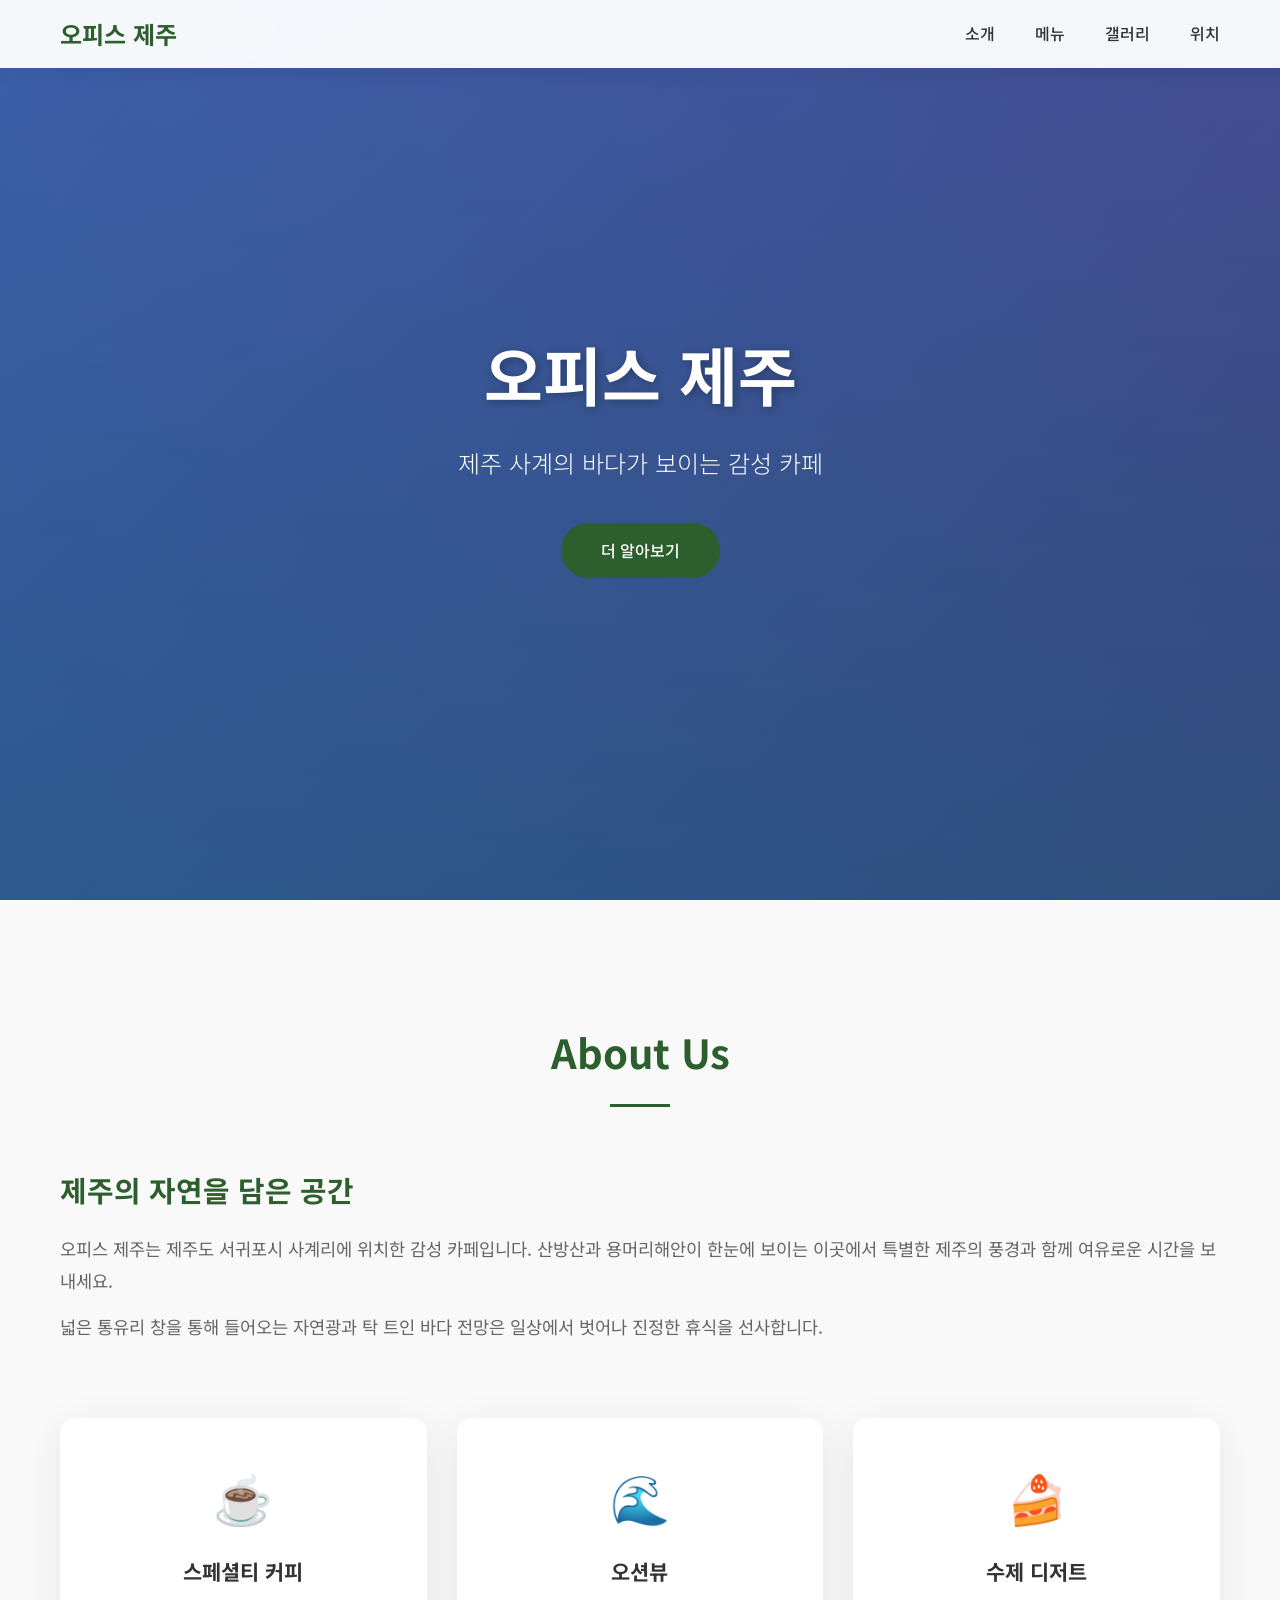
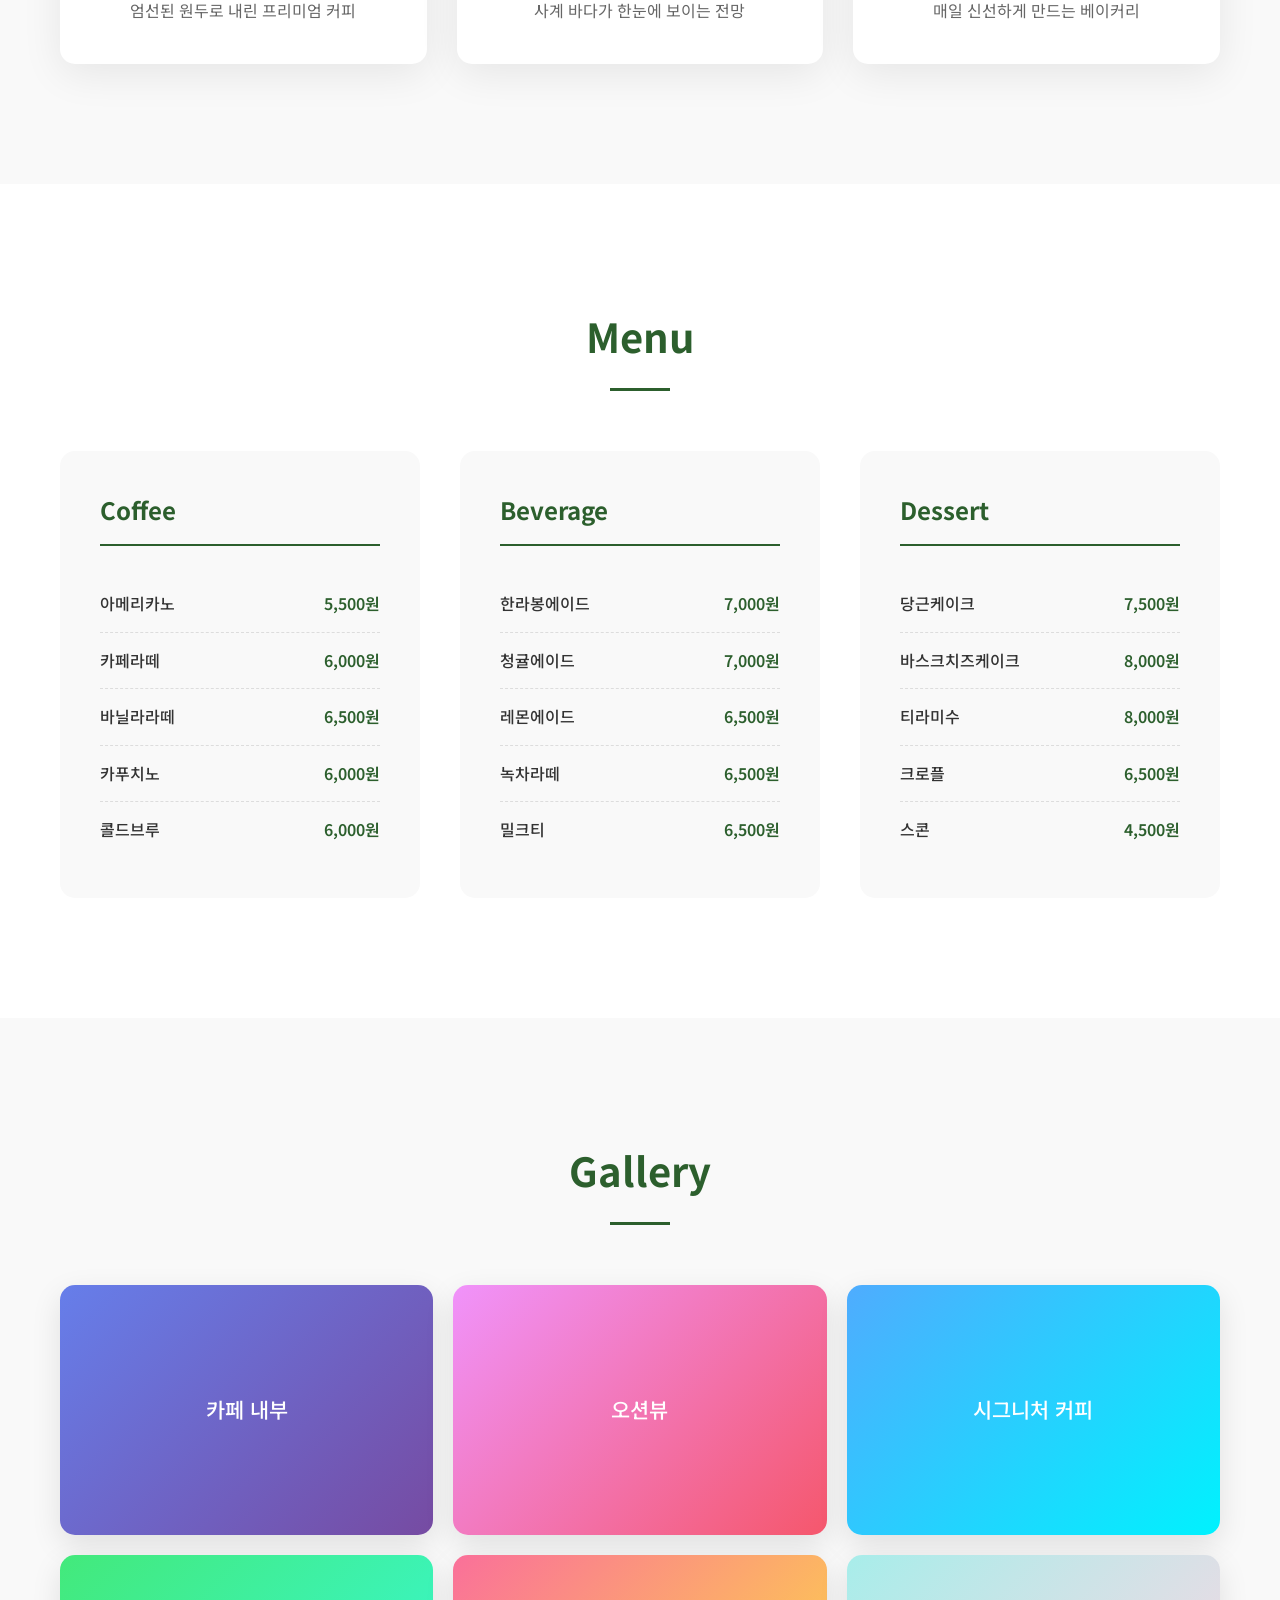
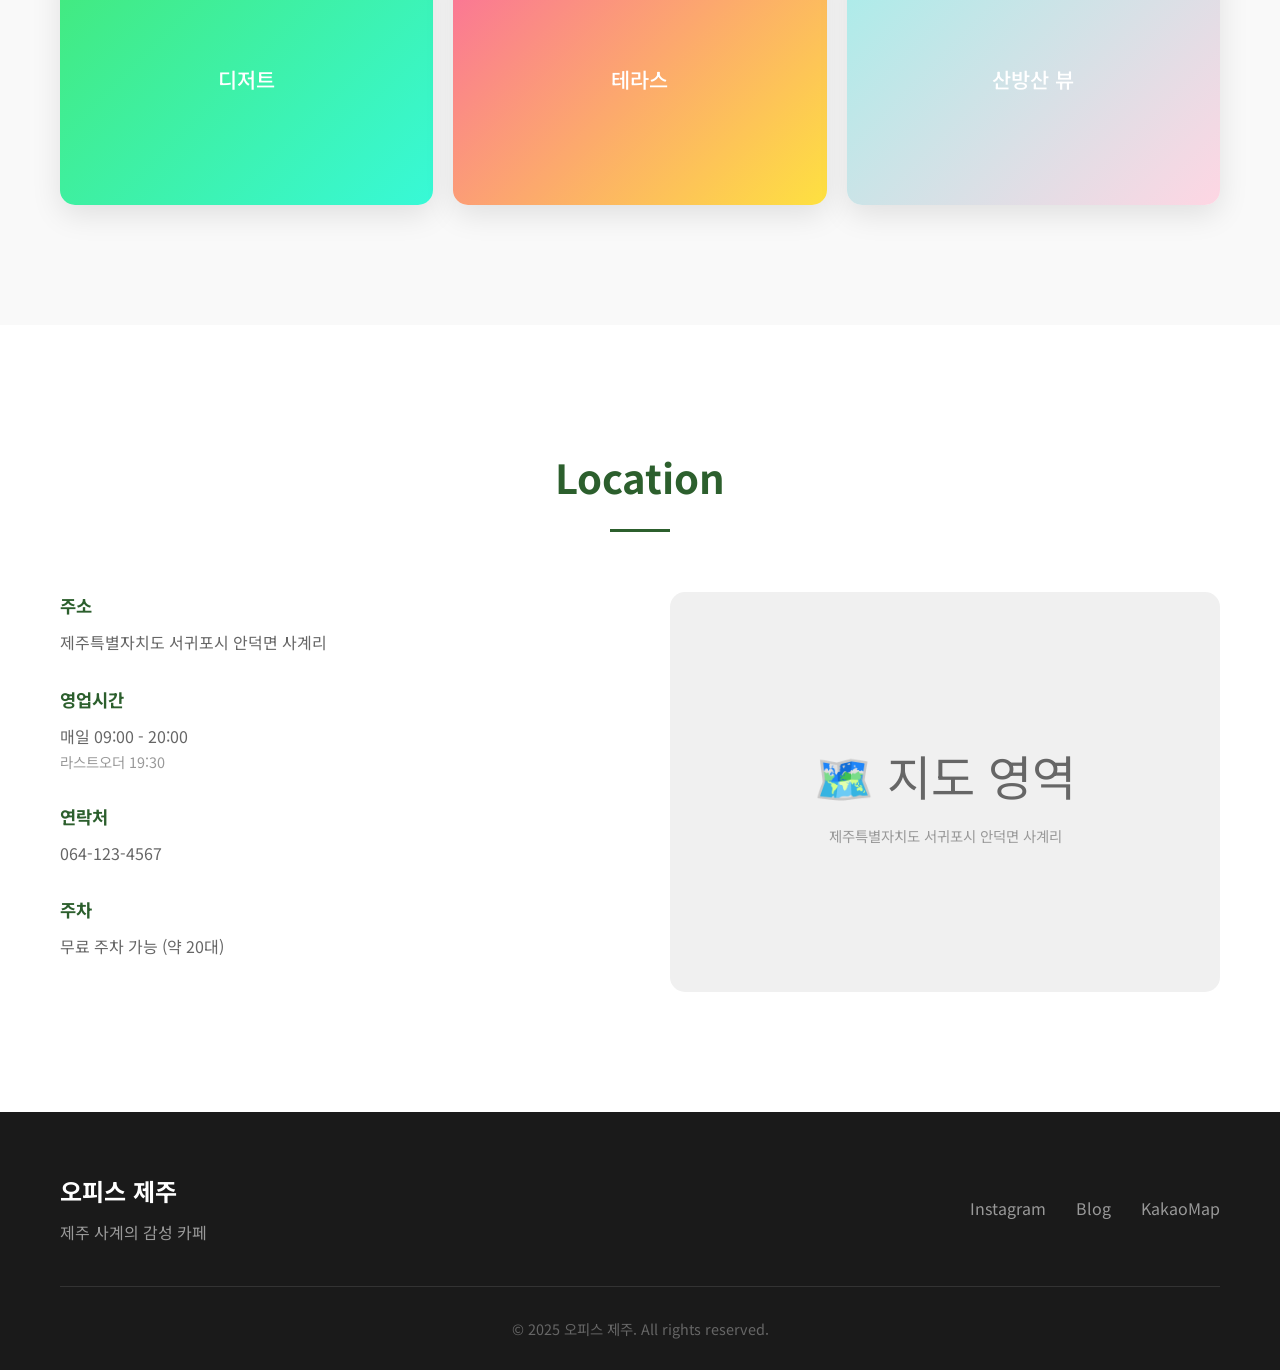
<file: index.html>
<!DOCTYPE html>
<html lang="ko">
<head>
    <meta charset="UTF-8">
    <meta name="viewport" content="width=device-width, initial-scale=1.0">
    <title>오피스 제주 | 제주 사계의 감성 카페</title>
    <link rel="stylesheet" href="style.css">
    <link rel="preconnect" href="https://fonts.googleapis.com">
    <link rel="preconnect" href="https://fonts.gstatic.com" crossorigin>
    <link href="https://fonts.googleapis.com/css2?family=Noto+Sans+KR:wght@300;400;500;700&display=swap" rel="stylesheet">
</head>
<body>
    <!-- 네비게이션 -->
    <nav class="navbar">
        <div class="nav-container">
            <a href="#" class="logo">오피스 제주</a>
            <ul class="nav-menu">
                <li><a href="./about/index.html">소개</a></li>
                <li><a href="#menu">메뉴</a></li>
                <li><a href="#gallery">갤러리</a></li>
                <li><a href="./location/index.html">위치</a></li>
            </ul>
            <div class="hamburger">
                <span></span>
                <span></span>
                <span></span>
            </div>
        </div>
    </nav>

    <!-- 히어로 섹션 -->
    <section class="hero">
        <div class="hero-overlay"></div>
        <div class="hero-content">
            <h1>오피스 제주</h1>
            <p>제주 사계의 바다가 보이는 감성 카페</p>
            <a href="#about" class="btn-primary">더 알아보기</a>
        </div>
    </section>

    <!-- 소개 섹션 -->
    <section id="about" class="about">
        <div class="container">
            <h2 class="section-title">About Us</h2>
            <div class="about-content">
                <div class="about-text">
                    <h3>제주의 자연을 담은 공간</h3>
                    <p>오피스 제주는 제주도 서귀포시 사계리에 위치한 감성 카페입니다.
                    산방산과 용머리해안이 한눈에 보이는 이곳에서
                    특별한 제주의 풍경과 함께 여유로운 시간을 보내세요.</p>
                    <p>넓은 통유리 창을 통해 들어오는 자연광과
                    탁 트인 바다 전망은 일상에서 벗어나
                    진정한 휴식을 선사합니다.</p>
                </div>
                <div class="about-features">
                    <div class="feature">
                        <div class="feature-icon">☕</div>
                        <h4>스페셜티 커피</h4>
                        <p>엄선된 원두로 내린 프리미엄 커피</p>
                    </div>
                    <div class="feature">
                        <div class="feature-icon">🌊</div>
                        <h4>오션뷰</h4>
                        <p>사계 바다가 한눈에 보이는 전망</p>
                    </div>
                    <div class="feature">
                        <div class="feature-icon">🍰</div>
                        <h4>수제 디저트</h4>
                        <p>매일 신선하게 만드는 베이커리</p>
                    </div>
                </div>
            </div>
        </div>
    </section>

    <!-- 메뉴 섹션 -->
    <section id="menu" class="menu">
        <div class="container">
            <h2 class="section-title">Menu</h2>
            <div class="menu-grid">
                <div class="menu-category">
                    <h3>Coffee</h3>
                    <ul class="menu-list">
                        <li>
                            <span class="menu-name">아메리카노</span>
                            <span class="menu-price">5,500원</span>
                        </li>
                        <li>
                            <span class="menu-name">카페라떼</span>
                            <span class="menu-price">6,000원</span>
                        </li>
                        <li>
                            <span class="menu-name">바닐라라떼</span>
                            <span class="menu-price">6,500원</span>
                        </li>
                        <li>
                            <span class="menu-name">카푸치노</span>
                            <span class="menu-price">6,000원</span>
                        </li>
                        <li>
                            <span class="menu-name">콜드브루</span>
                            <span class="menu-price">6,000원</span>
                        </li>
                    </ul>
                </div>
                <div class="menu-category">
                    <h3>Beverage</h3>
                    <ul class="menu-list">
                        <li>
                            <span class="menu-name">한라봉에이드</span>
                            <span class="menu-price">7,000원</span>
                        </li>
                        <li>
                            <span class="menu-name">청귤에이드</span>
                            <span class="menu-price">7,000원</span>
                        </li>
                        <li>
                            <span class="menu-name">레몬에이드</span>
                            <span class="menu-price">6,500원</span>
                        </li>
                        <li>
                            <span class="menu-name">녹차라떼</span>
                            <span class="menu-price">6,500원</span>
                        </li>
                        <li>
                            <span class="menu-name">밀크티</span>
                            <span class="menu-price">6,500원</span>
                        </li>
                    </ul>
                </div>
                <div class="menu-category">
                    <h3>Dessert</h3>
                    <ul class="menu-list">
                        <li>
                            <span class="menu-name">당근케이크</span>
                            <span class="menu-price">7,500원</span>
                        </li>
                        <li>
                            <span class="menu-name">바스크치즈케이크</span>
                            <span class="menu-price">8,000원</span>
                        </li>
                        <li>
                            <span class="menu-name">티라미수</span>
                            <span class="menu-price">8,000원</span>
                        </li>
                        <li>
                            <span class="menu-name">크로플</span>
                            <span class="menu-price">6,500원</span>
                        </li>
                        <li>
                            <span class="menu-name">스콘</span>
                            <span class="menu-price">4,500원</span>
                        </li>
                    </ul>
                </div>
            </div>
        </div>
    </section>

    <!-- 갤러리 섹션 -->
    <section id="gallery" class="gallery">
        <div class="container">
            <h2 class="section-title">Gallery</h2>
            <div class="gallery-grid">
                <div class="gallery-item">
                    <div class="gallery-placeholder" style="background: linear-gradient(135deg, #667eea 0%, #764ba2 100%);">
                        <span>카페 내부</span>
                    </div>
                </div>
                <div class="gallery-item">
                    <div class="gallery-placeholder" style="background: linear-gradient(135deg, #f093fb 0%, #f5576c 100%);">
                        <span>오션뷰</span>
                    </div>
                </div>
                <div class="gallery-item">
                    <div class="gallery-placeholder" style="background: linear-gradient(135deg, #4facfe 0%, #00f2fe 100%);">
                        <span>시그니처 커피</span>
                    </div>
                </div>
                <div class="gallery-item">
                    <div class="gallery-placeholder" style="background: linear-gradient(135deg, #43e97b 0%, #38f9d7 100%);">
                        <span>디저트</span>
                    </div>
                </div>
                <div class="gallery-item">
                    <div class="gallery-placeholder" style="background: linear-gradient(135deg, #fa709a 0%, #fee140 100%);">
                        <span>테라스</span>
                    </div>
                </div>
                <div class="gallery-item">
                    <div class="gallery-placeholder" style="background: linear-gradient(135deg, #a8edea 0%, #fed6e3 100%);">
                        <span>산방산 뷰</span>
                    </div>
                </div>
            </div>
        </div>
    </section>

    <!-- 위치 섹션 -->
    <section id="location" class="location">
        <div class="container">
            <h2 class="section-title">Location</h2>
            <div class="location-content">
                <div class="location-info">
                    <div class="info-item">
                        <h4>주소</h4>
                        <p>제주특별자치도 서귀포시 안덕면 사계리</p>
                    </div>
                    <div class="info-item">
                        <h4>영업시간</h4>
                        <p>매일 09:00 - 20:00</p>
                        <p class="sub-info">라스트오더 19:30</p>
                    </div>
                    <div class="info-item">
                        <h4>연락처</h4>
                        <p>064-123-4567</p>
                    </div>
                    <div class="info-item">
                        <h4>주차</h4>
                        <p>무료 주차 가능 (약 20대)</p>
                    </div>
                </div>
                <div class="map-placeholder">
                    <div class="map-box">
                        <p>🗺️ 지도 영역</p>
                        <p class="map-address">제주특별자치도 서귀포시 안덕면 사계리</p>
                    </div>
                </div>
            </div>
        </div>
    </section>

    <!-- 푸터 -->
    <footer class="footer">
        <div class="container">
            <div class="footer-content">
                <div class="footer-logo">
                    <h3>오피스 제주</h3>
                    <p>제주 사계의 감성 카페</p>
                </div>
                <div class="footer-links">
                    <a href="#">Instagram</a>
                    <a href="#">Blog</a>
                    <a href="#">KakaoMap</a>
                </div>
            </div>
            <div class="footer-bottom">
                <p>&copy; 2025 오피스 제주. All rights reserved.</p>
            </div>
        </div>
    </footer>

    <script src="script.js"></script>
</body>
</html>
</file>
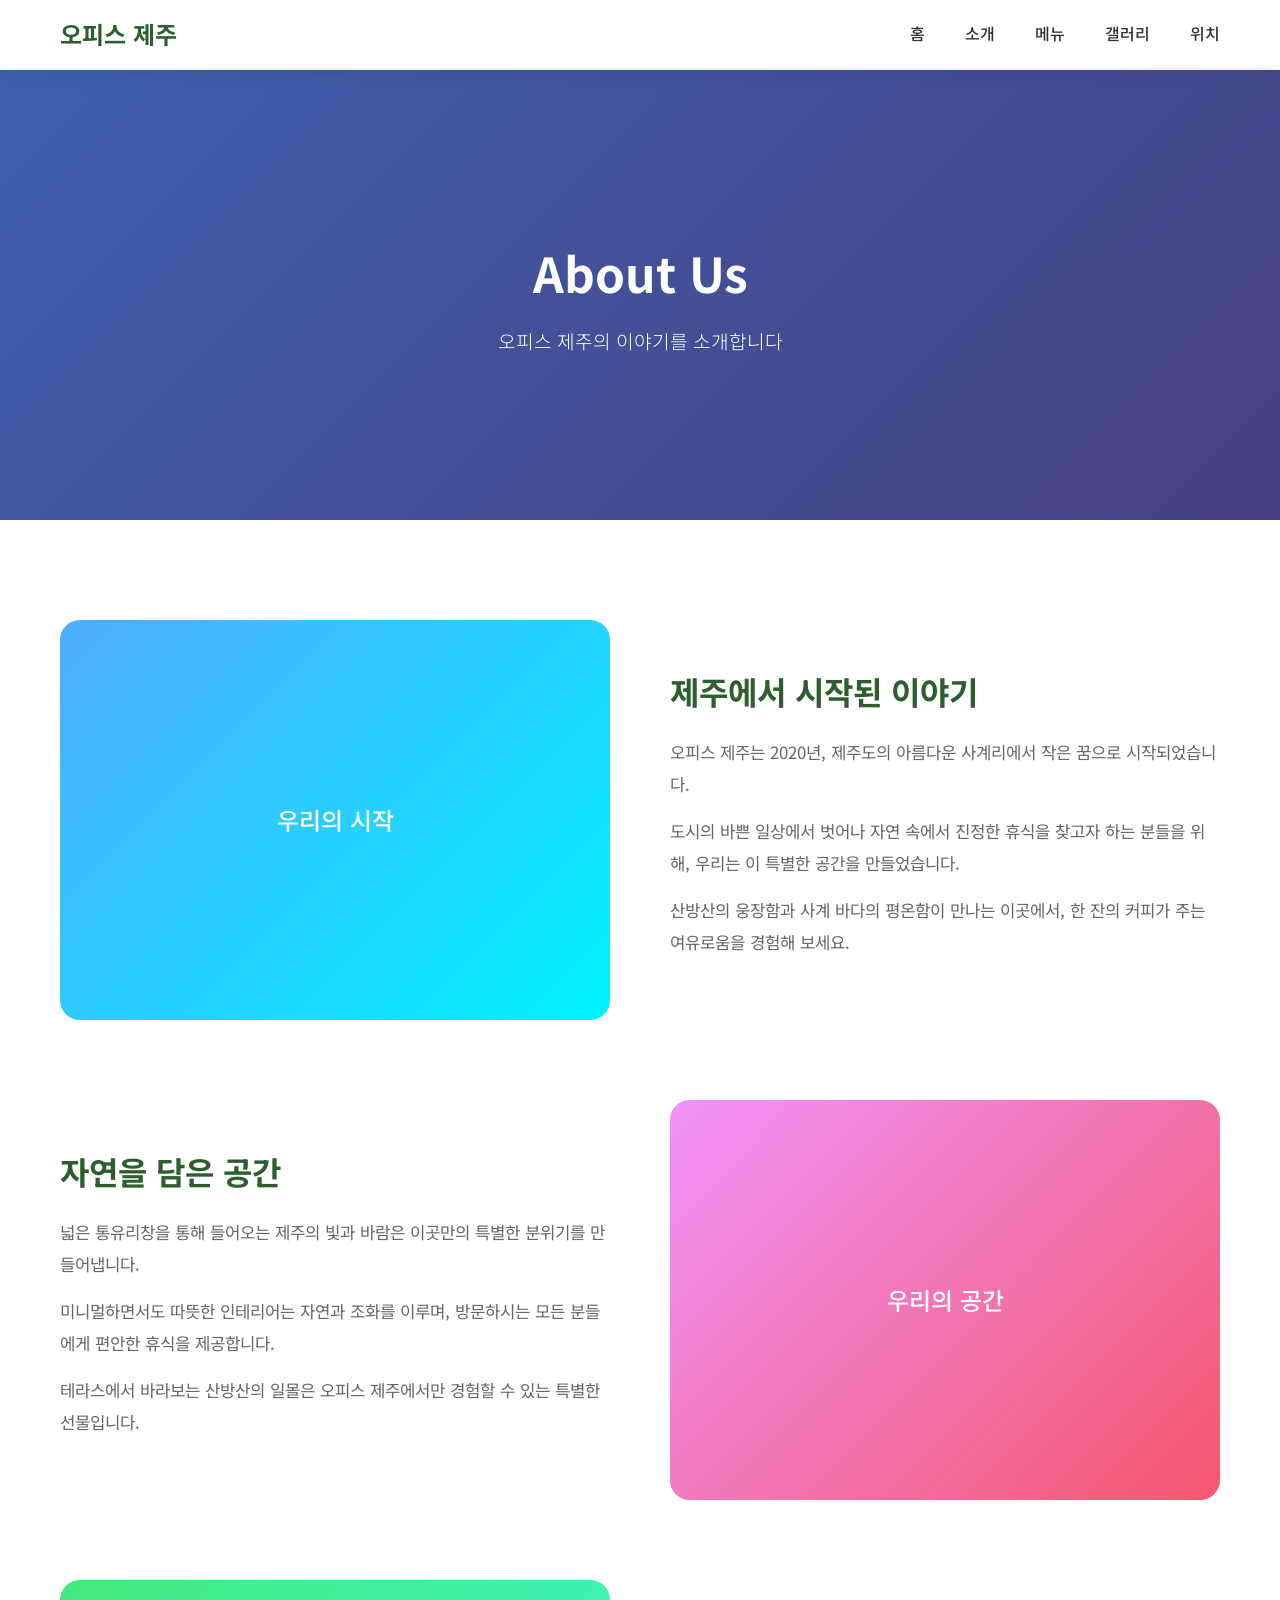
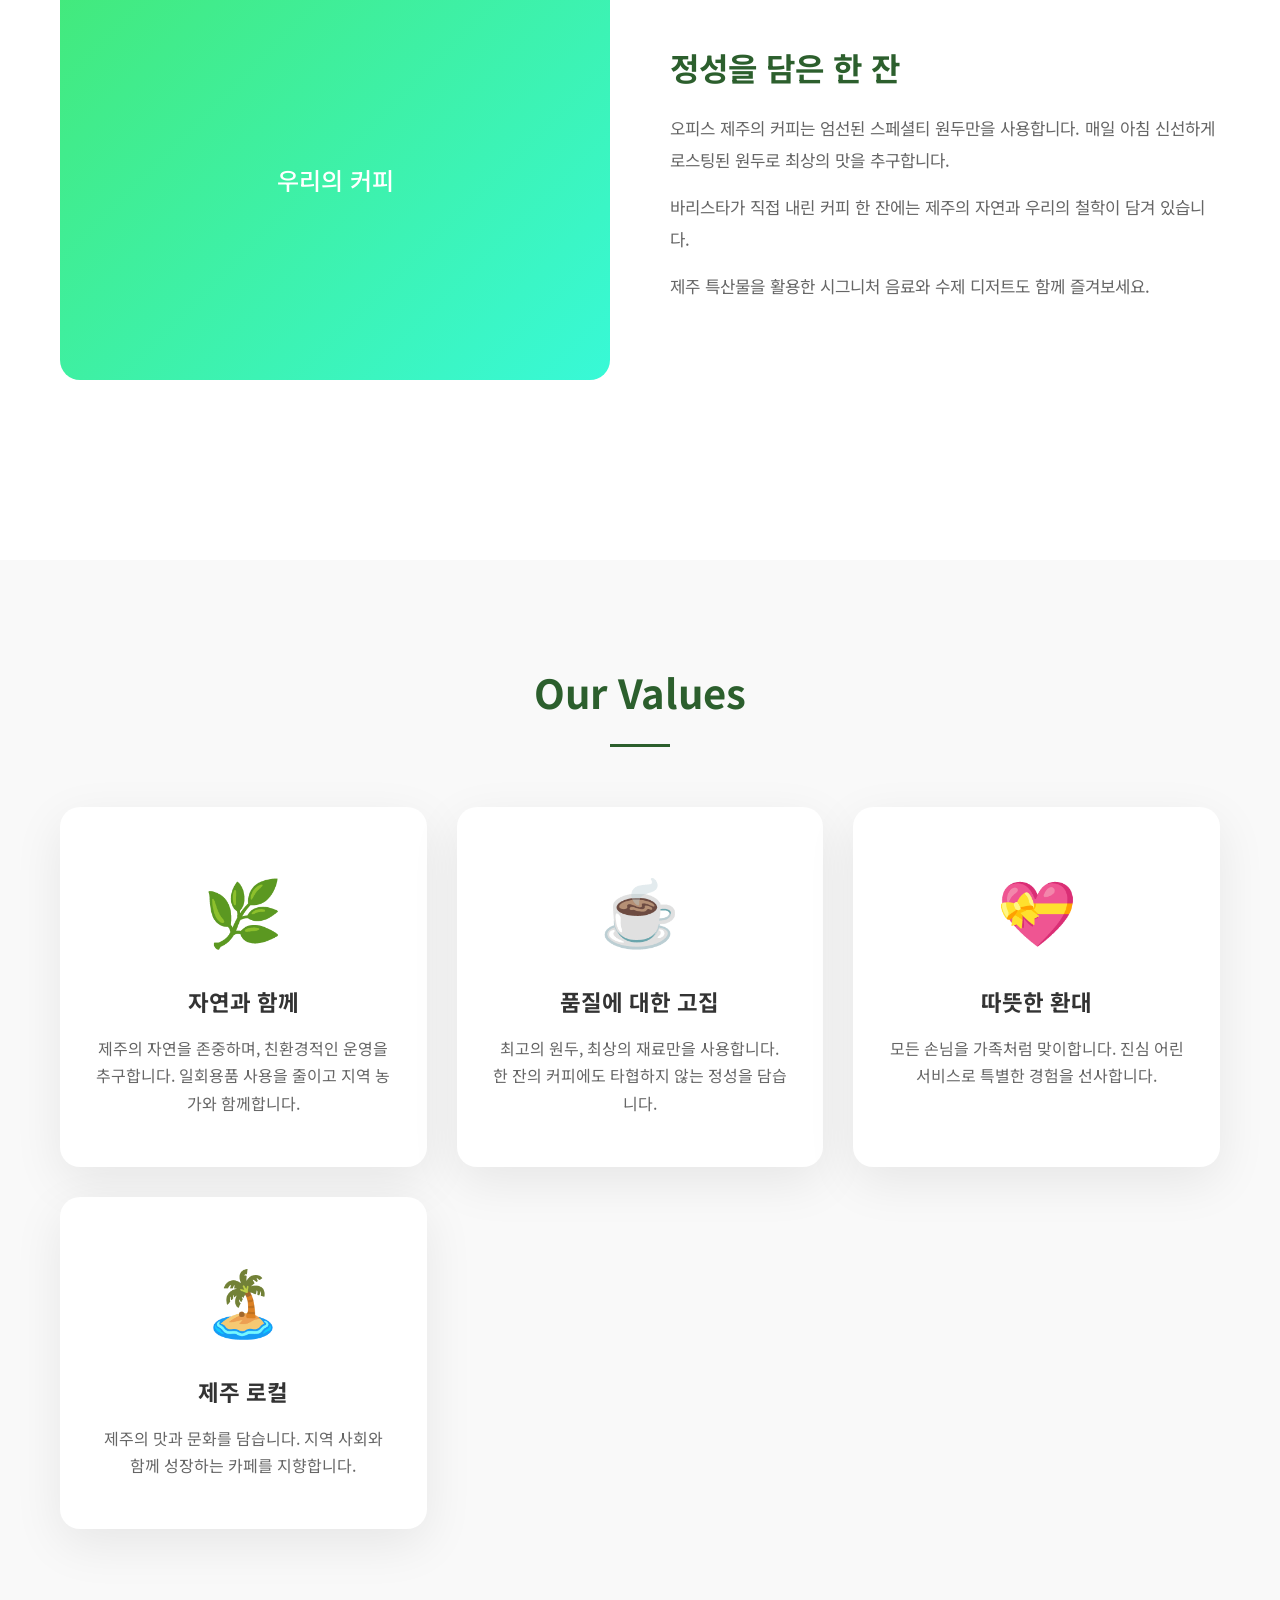
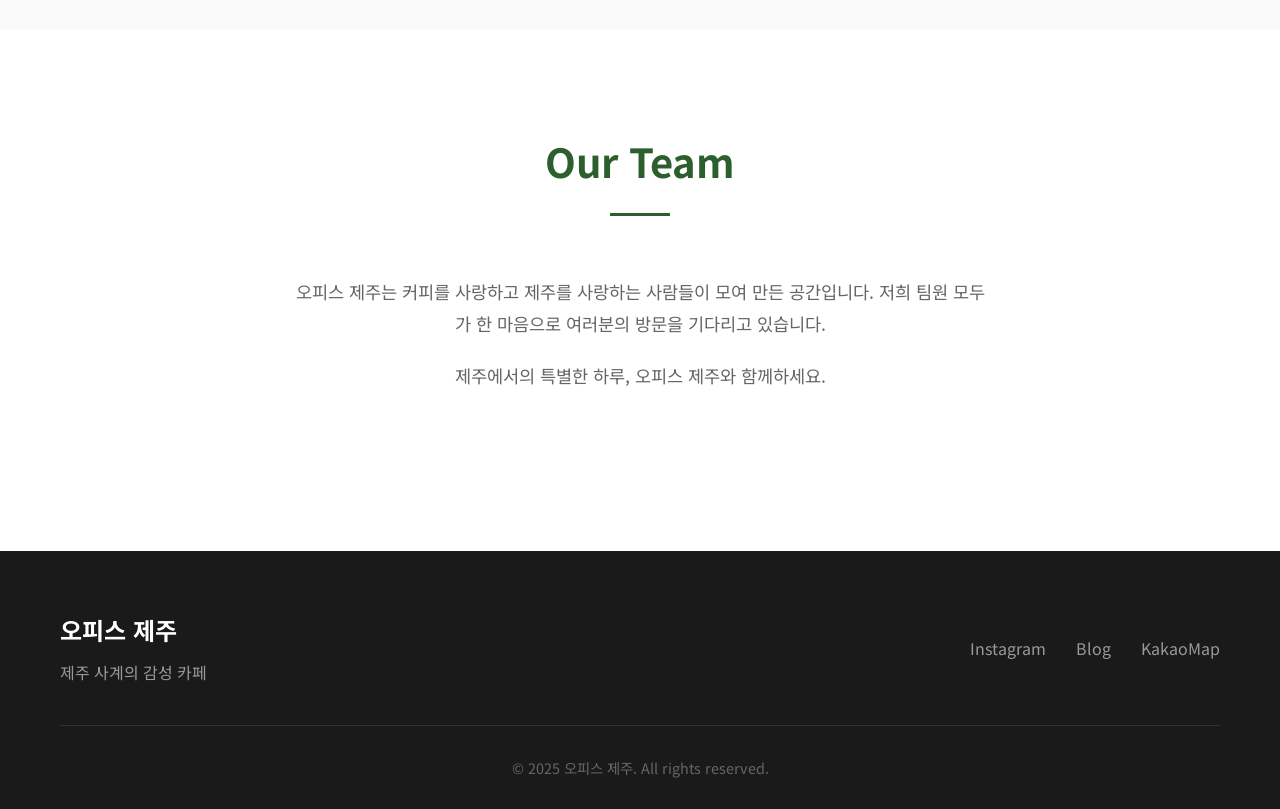
<file: about/index.html>
<!DOCTYPE html>
<html lang="ko">
<head>
    <meta charset="UTF-8">
    <meta name="viewport" content="width=device-width, initial-scale=1.0">
    <title>소개 | 오피스 제주</title>
    <link rel="stylesheet" href="../style.css">
    <link rel="preconnect" href="https://fonts.googleapis.com">
    <link rel="preconnect" href="https://fonts.gstatic.com" crossorigin>
    <link href="https://fonts.googleapis.com/css2?family=Noto+Sans+KR:wght@300;400;500;700&display=swap" rel="stylesheet">
    <style>
        .page-hero {
            height: 50vh;
            min-height: 400px;
            background: linear-gradient(135deg, #667eea 0%, #764ba2 100%);
            position: relative;
            display: flex;
            align-items: center;
            justify-content: center;
            text-align: center;
            margin-top: 70px;
        }

        .page-hero-overlay {
            position: absolute;
            top: 0;
            left: 0;
            right: 0;
            bottom: 0;
            background: rgba(0, 50, 80, 0.4);
        }

        .page-hero-content {
            position: relative;
            z-index: 1;
            color: #fff;
        }

        .page-hero-content h1 {
            font-size: 3rem;
            margin-bottom: 15px;
        }

        .page-hero-content p {
            font-size: 1.2rem;
            font-weight: 300;
        }

        .about-detail {
            padding: 100px 0;
        }

        .about-story {
            display: grid;
            grid-template-columns: 1fr 1fr;
            gap: 60px;
            align-items: center;
            margin-bottom: 80px;
        }

        .about-story:nth-child(even) {
            direction: rtl;
        }

        .about-story:nth-child(even) > * {
            direction: ltr;
        }

        .story-image {
            height: 400px;
            border-radius: 20px;
            display: flex;
            align-items: center;
            justify-content: center;
            color: #fff;
            font-size: 1.5rem;
            font-weight: 500;
        }

        .story-text h3 {
            font-size: 2rem;
            color: #2c5f2d;
            margin-bottom: 20px;
        }

        .story-text p {
            color: #666;
            line-height: 1.9;
            margin-bottom: 15px;
            font-size: 1.05rem;
        }

        .values-section {
            background: #f9f9f9;
            padding: 100px 0;
        }

        .values-grid {
            display: grid;
            grid-template-columns: repeat(auto-fit, minmax(280px, 1fr));
            gap: 30px;
            margin-top: 50px;
        }

        .value-card {
            background: #fff;
            padding: 50px 35px;
            border-radius: 20px;
            text-align: center;
            box-shadow: 0 15px 50px rgba(0, 0, 0, 0.08);
            transition: transform 0.3s ease;
        }

        .value-card:hover {
            transform: translateY(-10px);
        }

        .value-icon {
            font-size: 4rem;
            margin-bottom: 25px;
        }

        .value-card h4 {
            font-size: 1.4rem;
            color: #333;
            margin-bottom: 15px;
        }

        .value-card p {
            color: #666;
            line-height: 1.7;
        }

        .team-section {
            padding: 100px 0;
        }

        .team-intro {
            text-align: center;
            max-width: 700px;
            margin: 0 auto 60px;
        }

        .team-intro p {
            color: #666;
            font-size: 1.1rem;
            line-height: 1.8;
        }

        @media (max-width: 768px) {
            .page-hero-content h1 {
                font-size: 2rem;
            }

            .about-story {
                grid-template-columns: 1fr;
                gap: 30px;
            }

            .about-story:nth-child(even) {
                direction: ltr;
            }

            .story-image {
                height: 250px;
            }

            .about-detail {
                padding: 60px 0;
            }

            .values-section {
                padding: 60px 0;
            }

            .team-section {
                padding: 60px 0;
            }
        }
    </style>
</head>
<body>
    <!-- 네비게이션 -->
    <nav class="navbar">
        <div class="nav-container">
            <a href="../index.html" class="logo">오피스 제주</a>
            <ul class="nav-menu">
                <li><a href="../index.html">홈</a></li>
                <li><a href="./index.html" class="active">소개</a></li>
                <li><a href="../index.html#menu">메뉴</a></li>
                <li><a href="../index.html#gallery">갤러리</a></li>
                <li><a href="../location/index.html">위치</a></li>
            </ul>
            <div class="hamburger">
                <span></span>
                <span></span>
                <span></span>
            </div>
        </div>
    </nav>

    <!-- 페이지 히어로 -->
    <section class="page-hero">
        <div class="page-hero-overlay"></div>
        <div class="page-hero-content">
            <h1>About Us</h1>
            <p>오피스 제주의 이야기를 소개합니다</p>
        </div>
    </section>

    <!-- 상세 소개 -->
    <section class="about-detail">
        <div class="container">
            <div class="about-story">
                <div class="story-image" style="background: linear-gradient(135deg, #4facfe 0%, #00f2fe 100%);">
                    우리의 시작
                </div>
                <div class="story-text">
                    <h3>제주에서 시작된 이야기</h3>
                    <p>오피스 제주는 2020년, 제주도의 아름다운 사계리에서 작은 꿈으로 시작되었습니다.</p>
                    <p>도시의 바쁜 일상에서 벗어나 자연 속에서 진정한 휴식을 찾고자 하는 분들을 위해,
                    우리는 이 특별한 공간을 만들었습니다.</p>
                    <p>산방산의 웅장함과 사계 바다의 평온함이 만나는 이곳에서,
                    한 잔의 커피가 주는 여유로움을 경험해 보세요.</p>
                </div>
            </div>

            <div class="about-story">
                <div class="story-image" style="background: linear-gradient(135deg, #f093fb 0%, #f5576c 100%);">
                    우리의 공간
                </div>
                <div class="story-text">
                    <h3>자연을 담은 공간</h3>
                    <p>넓은 통유리창을 통해 들어오는 제주의 빛과 바람은
                    이곳만의 특별한 분위기를 만들어냅니다.</p>
                    <p>미니멀하면서도 따뜻한 인테리어는 자연과 조화를 이루며,
                    방문하시는 모든 분들에게 편안한 휴식을 제공합니다.</p>
                    <p>테라스에서 바라보는 산방산의 일몰은 오피스 제주에서만
                    경험할 수 있는 특별한 선물입니다.</p>
                </div>
            </div>

            <div class="about-story">
                <div class="story-image" style="background: linear-gradient(135deg, #43e97b 0%, #38f9d7 100%);">
                    우리의 커피
                </div>
                <div class="story-text">
                    <h3>정성을 담은 한 잔</h3>
                    <p>오피스 제주의 커피는 엄선된 스페셜티 원두만을 사용합니다.
                    매일 아침 신선하게 로스팅된 원두로 최상의 맛을 추구합니다.</p>
                    <p>바리스타가 직접 내린 커피 한 잔에는 제주의 자연과
                    우리의 철학이 담겨 있습니다.</p>
                    <p>제주 특산물을 활용한 시그니처 음료와 수제 디저트도
                    함께 즐겨보세요.</p>
                </div>
            </div>
        </div>
    </section>

    <!-- 가치 섹션 -->
    <section class="values-section">
        <div class="container">
            <h2 class="section-title">Our Values</h2>
            <div class="values-grid">
                <div class="value-card">
                    <div class="value-icon">🌿</div>
                    <h4>자연과 함께</h4>
                    <p>제주의 자연을 존중하며, 친환경적인 운영을 추구합니다.
                    일회용품 사용을 줄이고 지역 농가와 함께합니다.</p>
                </div>
                <div class="value-card">
                    <div class="value-icon">☕</div>
                    <h4>품질에 대한 고집</h4>
                    <p>최고의 원두, 최상의 재료만을 사용합니다.
                    한 잔의 커피에도 타협하지 않는 정성을 담습니다.</p>
                </div>
                <div class="value-card">
                    <div class="value-icon">💝</div>
                    <h4>따뜻한 환대</h4>
                    <p>모든 손님을 가족처럼 맞이합니다.
                    진심 어린 서비스로 특별한 경험을 선사합니다.</p>
                </div>
                <div class="value-card">
                    <div class="value-icon">🏝️</div>
                    <h4>제주 로컬</h4>
                    <p>제주의 맛과 문화를 담습니다.
                    지역 사회와 함께 성장하는 카페를 지향합니다.</p>
                </div>
            </div>
        </div>
    </section>

    <!-- 팀 섹션 -->
    <section class="team-section">
        <div class="container">
            <h2 class="section-title">Our Team</h2>
            <div class="team-intro">
                <p>오피스 제주는 커피를 사랑하고 제주를 사랑하는 사람들이 모여 만든 공간입니다.
                저희 팀원 모두가 한 마음으로 여러분의 방문을 기다리고 있습니다.</p>
                <p style="margin-top: 20px;">제주에서의 특별한 하루, 오피스 제주와 함께하세요.</p>
            </div>
        </div>
    </section>

    <!-- 푸터 -->
    <footer class="footer">
        <div class="container">
            <div class="footer-content">
                <div class="footer-logo">
                    <h3>오피스 제주</h3>
                    <p>제주 사계의 감성 카페</p>
                </div>
                <div class="footer-links">
                    <a href="#">Instagram</a>
                    <a href="#">Blog</a>
                    <a href="#">KakaoMap</a>
                </div>
            </div>
            <div class="footer-bottom">
                <p>&copy; 2025 오피스 제주. All rights reserved.</p>
            </div>
        </div>
    </footer>

    <script>
        // 모바일 메뉴 토글
        const hamburger = document.querySelector('.hamburger');
        const navMenu = document.querySelector('.nav-menu');

        hamburger.addEventListener('click', () => {
            hamburger.classList.toggle('active');
            navMenu.classList.toggle('active');
        });

        document.querySelectorAll('.nav-menu a').forEach(link => {
            link.addEventListener('click', () => {
                hamburger.classList.remove('active');
                navMenu.classList.remove('active');
            });
        });
    </script>
</body>
</html>
</file>
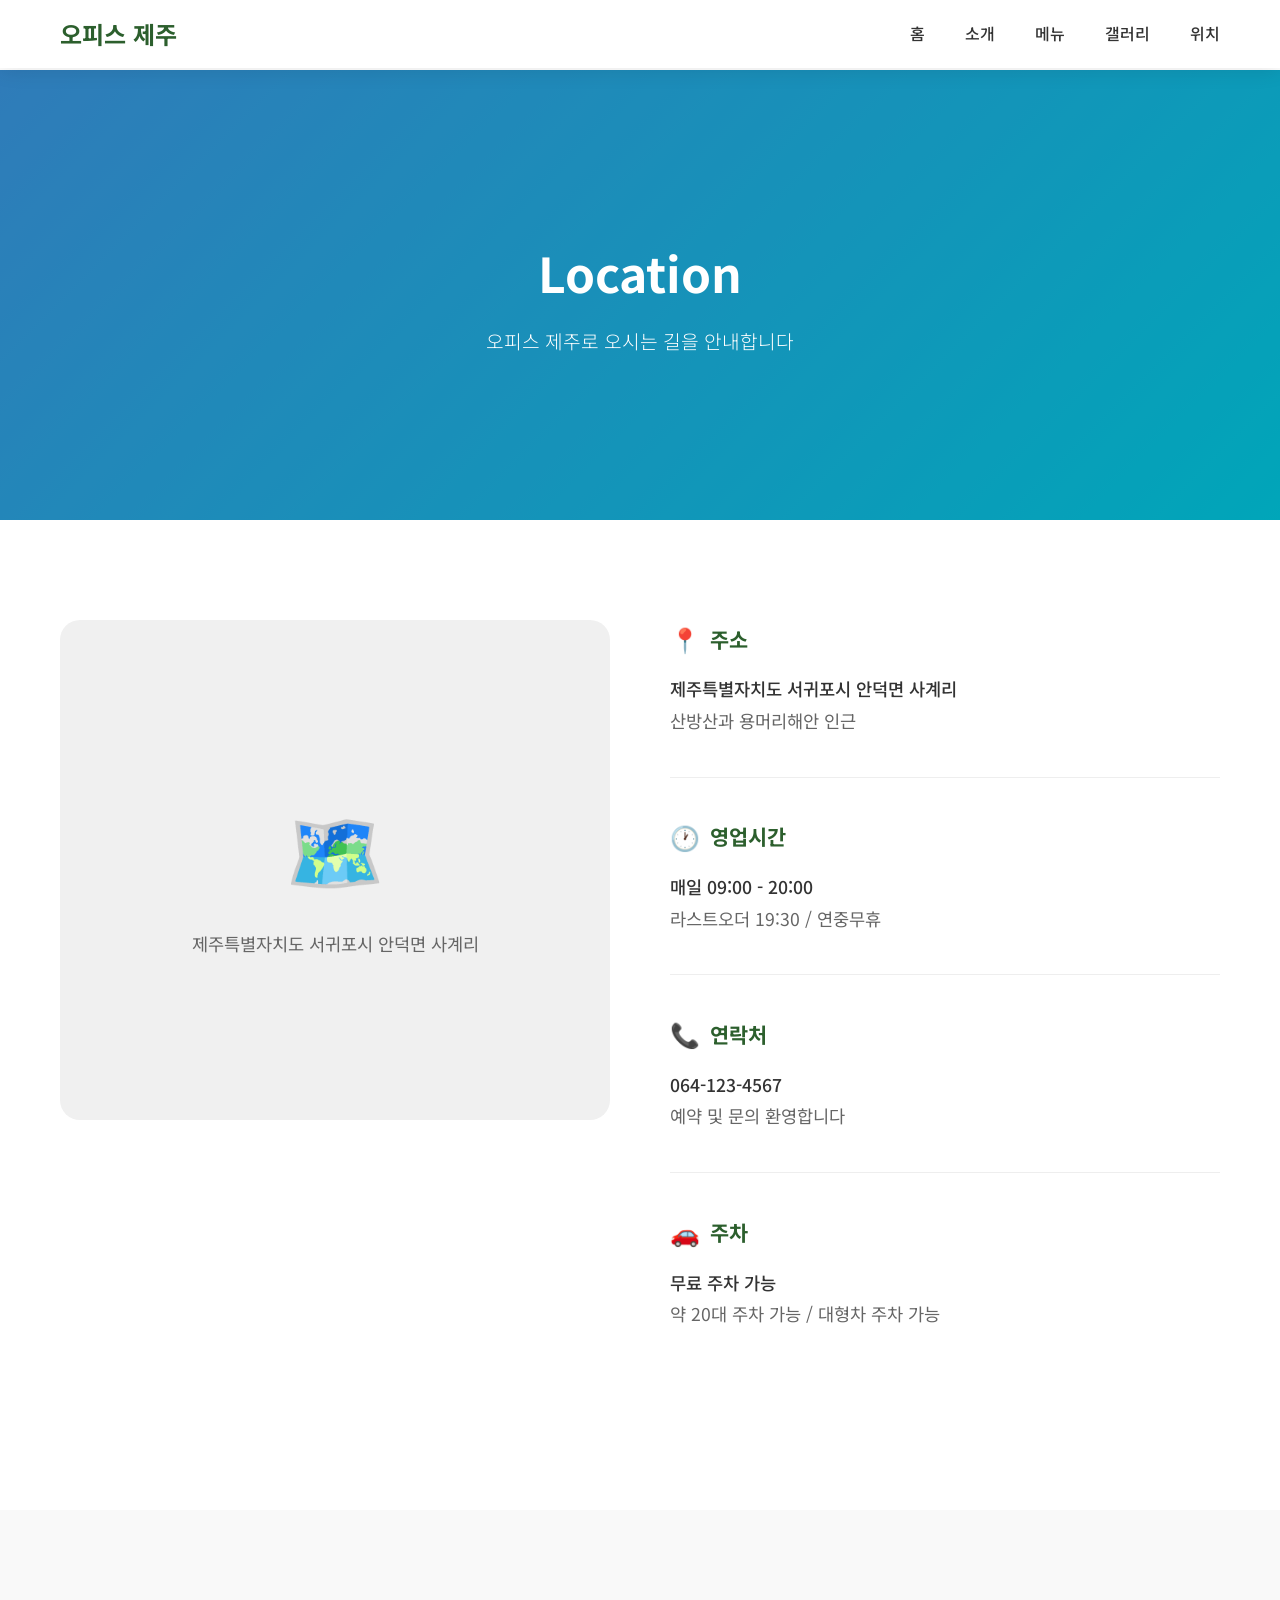
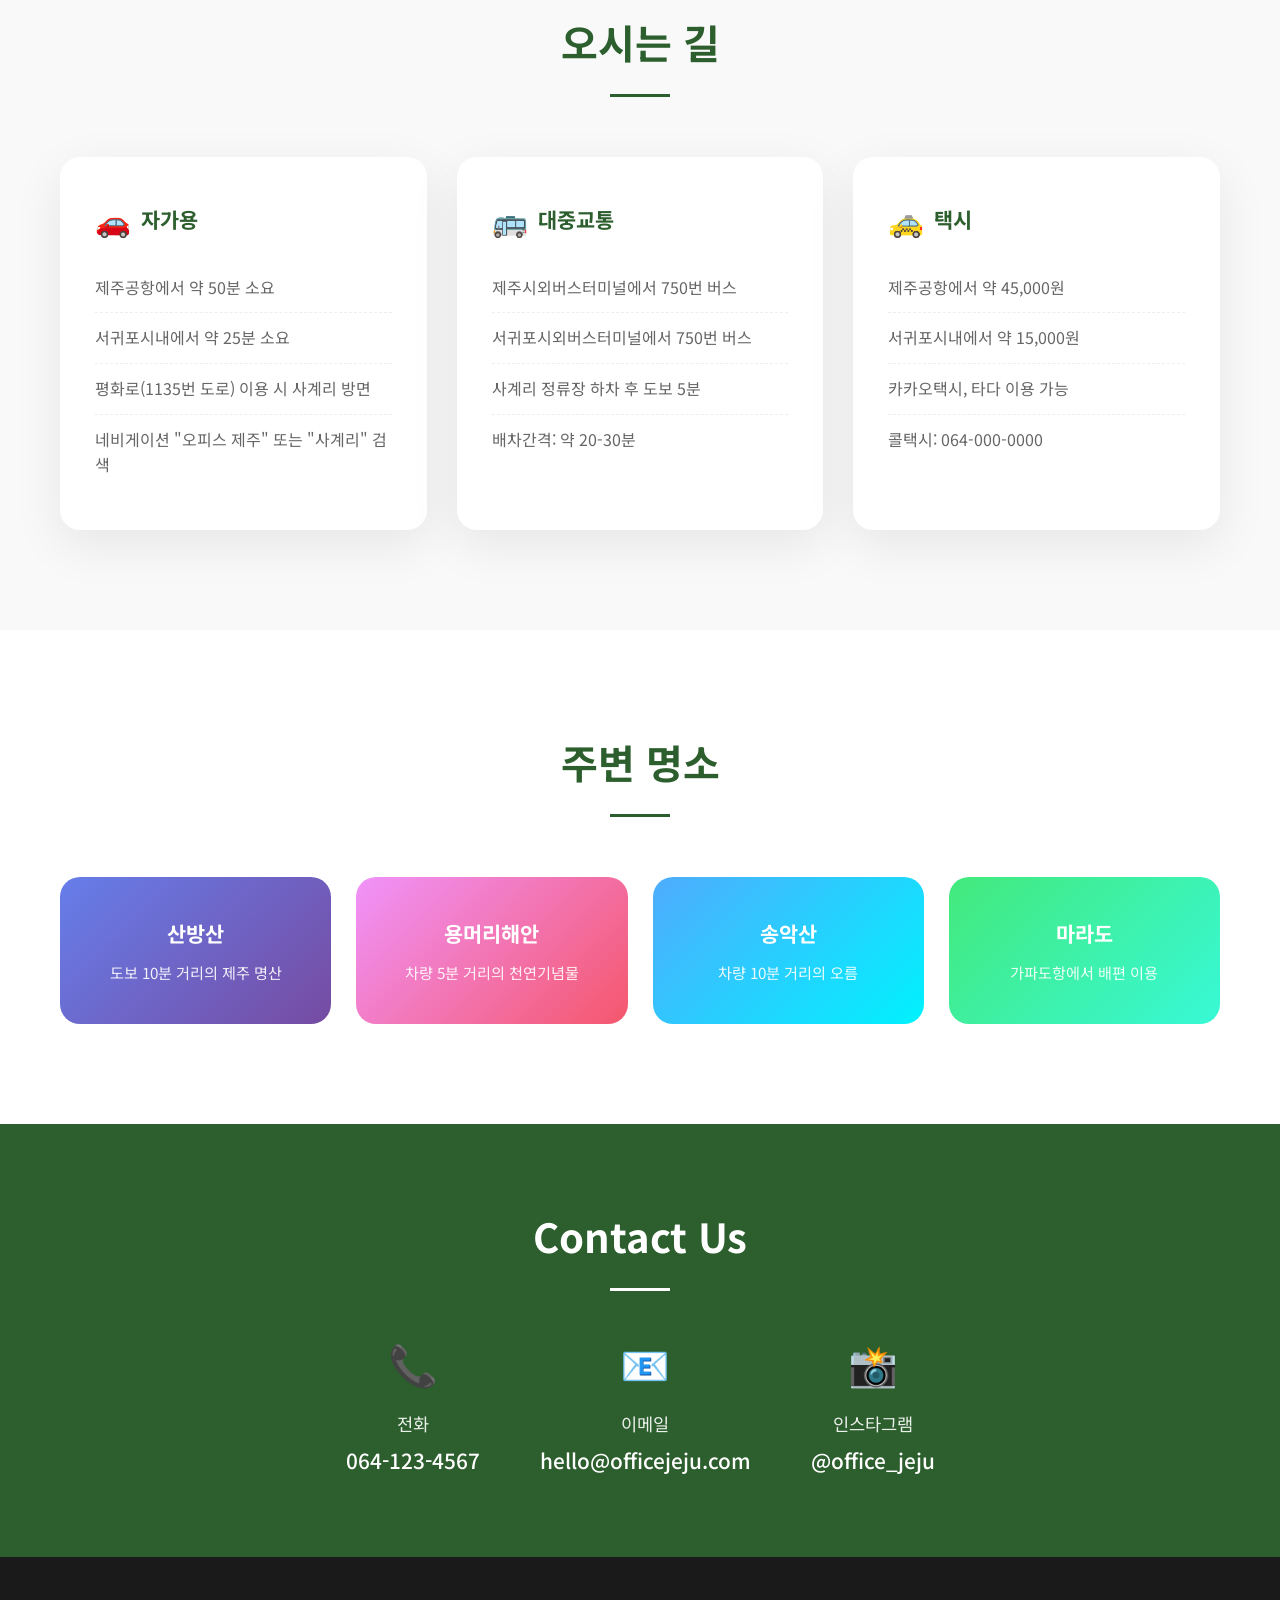
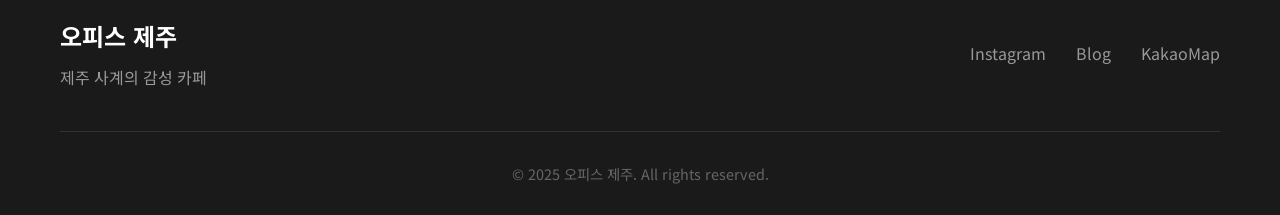
<file: location/index.html>
<!DOCTYPE html>
<html lang="ko">
<head>
    <meta charset="UTF-8">
    <meta name="viewport" content="width=device-width, initial-scale=1.0">
    <title>위치 안내 | 오피스 제주</title>
    <link rel="stylesheet" href="../style.css">
    <link rel="preconnect" href="https://fonts.googleapis.com">
    <link rel="preconnect" href="https://fonts.gstatic.com" crossorigin>
    <link href="https://fonts.googleapis.com/css2?family=Noto+Sans+KR:wght@300;400;500;700&display=swap" rel="stylesheet">
    <style>
        .page-hero {
            height: 50vh;
            min-height: 400px;
            background: linear-gradient(135deg, #4facfe 0%, #00f2fe 100%);
            position: relative;
            display: flex;
            align-items: center;
            justify-content: center;
            text-align: center;
            margin-top: 70px;
        }

        .page-hero-overlay {
            position: absolute;
            top: 0;
            left: 0;
            right: 0;
            bottom: 0;
            background: rgba(0, 50, 80, 0.4);
        }

        .page-hero-content {
            position: relative;
            z-index: 1;
            color: #fff;
        }

        .page-hero-content h1 {
            font-size: 3rem;
            margin-bottom: 15px;
        }

        .page-hero-content p {
            font-size: 1.2rem;
            font-weight: 300;
        }

        .location-detail {
            padding: 100px 0;
        }

        .location-main {
            display: grid;
            grid-template-columns: 1fr 1fr;
            gap: 60px;
            margin-bottom: 80px;
        }

        .map-container {
            background: #f0f0f0;
            border-radius: 20px;
            overflow: hidden;
            height: 500px;
            display: flex;
            align-items: center;
            justify-content: center;
            flex-direction: column;
            color: #666;
        }

        .map-container p:first-child {
            font-size: 5rem;
            margin-bottom: 20px;
        }

        .map-container .map-text {
            font-size: 1.1rem;
        }

        .info-container {
            display: flex;
            flex-direction: column;
            justify-content: center;
        }

        .info-block {
            margin-bottom: 40px;
            padding-bottom: 40px;
            border-bottom: 1px solid #eee;
        }

        .info-block:last-child {
            border-bottom: none;
            margin-bottom: 0;
            padding-bottom: 0;
        }

        .info-block h3 {
            font-size: 1.3rem;
            color: #2c5f2d;
            margin-bottom: 15px;
            display: flex;
            align-items: center;
            gap: 10px;
        }

        .info-block h3 span {
            font-size: 1.5rem;
        }

        .info-block p {
            color: #666;
            font-size: 1.1rem;
            line-height: 1.8;
        }

        .info-block .highlight {
            color: #333;
            font-weight: 500;
        }

        .transport-section {
            background: #f9f9f9;
            padding: 100px 0;
        }

        .transport-grid {
            display: grid;
            grid-template-columns: repeat(auto-fit, minmax(300px, 1fr));
            gap: 30px;
            margin-top: 50px;
        }

        .transport-card {
            background: #fff;
            padding: 40px 35px;
            border-radius: 20px;
            box-shadow: 0 15px 50px rgba(0, 0, 0, 0.08);
        }

        .transport-card h4 {
            font-size: 1.3rem;
            color: #2c5f2d;
            margin-bottom: 20px;
            display: flex;
            align-items: center;
            gap: 10px;
        }

        .transport-card h4 span {
            font-size: 1.8rem;
        }

        .transport-card ul {
            list-style: none;
        }

        .transport-card li {
            padding: 12px 0;
            border-bottom: 1px dashed #eee;
            color: #666;
            line-height: 1.6;
        }

        .transport-card li:last-child {
            border-bottom: none;
        }

        .nearby-section {
            padding: 100px 0;
        }

        .nearby-grid {
            display: grid;
            grid-template-columns: repeat(auto-fit, minmax(250px, 1fr));
            gap: 25px;
            margin-top: 50px;
        }

        .nearby-item {
            background: linear-gradient(135deg, #667eea 0%, #764ba2 100%);
            border-radius: 20px;
            padding: 40px 30px;
            color: #fff;
            text-align: center;
            transition: transform 0.3s ease;
        }

        .nearby-item:nth-child(2) {
            background: linear-gradient(135deg, #f093fb 0%, #f5576c 100%);
        }

        .nearby-item:nth-child(3) {
            background: linear-gradient(135deg, #4facfe 0%, #00f2fe 100%);
        }

        .nearby-item:nth-child(4) {
            background: linear-gradient(135deg, #43e97b 0%, #38f9d7 100%);
        }

        .nearby-item:hover {
            transform: translateY(-10px);
        }

        .nearby-item h4 {
            font-size: 1.3rem;
            margin-bottom: 10px;
        }

        .nearby-item p {
            opacity: 0.9;
            font-size: 0.95rem;
        }

        .contact-section {
            background: #2c5f2d;
            padding: 80px 0;
            text-align: center;
            color: #fff;
        }

        .contact-section h2 {
            color: #fff;
            margin-bottom: 30px;
        }

        .contact-section h2::after {
            background: #fff;
        }

        .contact-info {
            display: flex;
            justify-content: center;
            gap: 60px;
            flex-wrap: wrap;
            margin-top: 40px;
        }

        .contact-item {
            text-align: center;
        }

        .contact-item span {
            font-size: 2.5rem;
            display: block;
            margin-bottom: 15px;
        }

        .contact-item p {
            font-size: 1.1rem;
            opacity: 0.9;
        }

        .contact-item .contact-value {
            font-size: 1.3rem;
            font-weight: 500;
            margin-top: 5px;
            opacity: 1;
        }

        @media (max-width: 768px) {
            .page-hero-content h1 {
                font-size: 2rem;
            }

            .location-main {
                grid-template-columns: 1fr;
                gap: 40px;
            }

            .map-container {
                height: 350px;
            }

            .location-detail {
                padding: 60px 0;
            }

            .transport-section {
                padding: 60px 0;
            }

            .nearby-section {
                padding: 60px 0;
            }

            .contact-info {
                gap: 40px;
            }
        }
    </style>
</head>
<body>
    <!-- 네비게이션 -->
    <nav class="navbar">
        <div class="nav-container">
            <a href="../index.html" class="logo">오피스 제주</a>
            <ul class="nav-menu">
                <li><a href="../index.html">홈</a></li>
                <li><a href="../about/index.html">소개</a></li>
                <li><a href="../index.html#menu">메뉴</a></li>
                <li><a href="../index.html#gallery">갤러리</a></li>
                <li><a href="./index.html" class="active">위치</a></li>
            </ul>
            <div class="hamburger">
                <span></span>
                <span></span>
                <span></span>
            </div>
        </div>
    </nav>

    <!-- 페이지 히어로 -->
    <section class="page-hero">
        <div class="page-hero-overlay"></div>
        <div class="page-hero-content">
            <h1>Location</h1>
            <p>오피스 제주로 오시는 길을 안내합니다</p>
        </div>
    </section>

    <!-- 위치 상세 -->
    <section class="location-detail">
        <div class="container">
            <div class="location-main">
                <div class="map-container">
                    <p>🗺️</p>
                    <p class="map-text">제주특별자치도 서귀포시 안덕면 사계리</p>
                </div>
                <div class="info-container">
                    <div class="info-block">
                        <h3><span>📍</span> 주소</h3>
                        <p class="highlight">제주특별자치도 서귀포시 안덕면 사계리</p>
                        <p>산방산과 용머리해안 인근</p>
                    </div>
                    <div class="info-block">
                        <h3><span>🕐</span> 영업시간</h3>
                        <p class="highlight">매일 09:00 - 20:00</p>
                        <p>라스트오더 19:30 / 연중무휴</p>
                    </div>
                    <div class="info-block">
                        <h3><span>📞</span> 연락처</h3>
                        <p class="highlight">064-123-4567</p>
                        <p>예약 및 문의 환영합니다</p>
                    </div>
                    <div class="info-block">
                        <h3><span>🚗</span> 주차</h3>
                        <p class="highlight">무료 주차 가능</p>
                        <p>약 20대 주차 가능 / 대형차 주차 가능</p>
                    </div>
                </div>
            </div>
        </div>
    </section>

    <!-- 교통편 안내 -->
    <section class="transport-section">
        <div class="container">
            <h2 class="section-title">오시는 길</h2>
            <div class="transport-grid">
                <div class="transport-card">
                    <h4><span>🚗</span> 자가용</h4>
                    <ul>
                        <li>제주공항에서 약 50분 소요</li>
                        <li>서귀포시내에서 약 25분 소요</li>
                        <li>평화로(1135번 도로) 이용 시 사계리 방면</li>
                        <li>네비게이션 "오피스 제주" 또는 "사계리" 검색</li>
                    </ul>
                </div>
                <div class="transport-card">
                    <h4><span>🚌</span> 대중교통</h4>
                    <ul>
                        <li>제주시외버스터미널에서 750번 버스</li>
                        <li>서귀포시외버스터미널에서 750번 버스</li>
                        <li>사계리 정류장 하차 후 도보 5분</li>
                        <li>배차간격: 약 20-30분</li>
                    </ul>
                </div>
                <div class="transport-card">
                    <h4><span>🚕</span> 택시</h4>
                    <ul>
                        <li>제주공항에서 약 45,000원</li>
                        <li>서귀포시내에서 약 15,000원</li>
                        <li>카카오택시, 타다 이용 가능</li>
                        <li>콜택시: 064-000-0000</li>
                    </ul>
                </div>
            </div>
        </div>
    </section>

    <!-- 주변 명소 -->
    <section class="nearby-section">
        <div class="container">
            <h2 class="section-title">주변 명소</h2>
            <div class="nearby-grid">
                <div class="nearby-item">
                    <h4>산방산</h4>
                    <p>도보 10분 거리의 제주 명산</p>
                </div>
                <div class="nearby-item">
                    <h4>용머리해안</h4>
                    <p>차량 5분 거리의 천연기념물</p>
                </div>
                <div class="nearby-item">
                    <h4>송악산</h4>
                    <p>차량 10분 거리의 오름</p>
                </div>
                <div class="nearby-item">
                    <h4>마라도</h4>
                    <p>가파도항에서 배편 이용</p>
                </div>
            </div>
        </div>
    </section>

    <!-- 연락처 섹션 -->
    <section class="contact-section">
        <div class="container">
            <h2 class="section-title">Contact Us</h2>
            <div class="contact-info">
                <div class="contact-item">
                    <span>📞</span>
                    <p>전화</p>
                    <p class="contact-value">064-123-4567</p>
                </div>
                <div class="contact-item">
                    <span>📧</span>
                    <p>이메일</p>
                    <p class="contact-value">hello@officejeju.com</p>
                </div>
                <div class="contact-item">
                    <span>📸</span>
                    <p>인스타그램</p>
                    <p class="contact-value">@office_jeju</p>
                </div>
            </div>
        </div>
    </section>

    <!-- 푸터 -->
    <footer class="footer">
        <div class="container">
            <div class="footer-content">
                <div class="footer-logo">
                    <h3>오피스 제주</h3>
                    <p>제주 사계의 감성 카페</p>
                </div>
                <div class="footer-links">
                    <a href="#">Instagram</a>
                    <a href="#">Blog</a>
                    <a href="#">KakaoMap</a>
                </div>
            </div>
            <div class="footer-bottom">
                <p>&copy; 2025 오피스 제주. All rights reserved.</p>
            </div>
        </div>
    </footer>

    <script>
        // 모바일 메뉴 토글
        const hamburger = document.querySelector('.hamburger');
        const navMenu = document.querySelector('.nav-menu');

        hamburger.addEventListener('click', () => {
            hamburger.classList.toggle('active');
            navMenu.classList.toggle('active');
        });

        document.querySelectorAll('.nav-menu a').forEach(link => {
            link.addEventListener('click', () => {
                hamburger.classList.remove('active');
                navMenu.classList.remove('active');
            });
        });
    </script>
</body>
</html>
</file>
<file: style.css>
/* 기본 스타일 리셋 */
* {
    margin: 0;
    padding: 0;
    box-sizing: border-box;
}

html {
    scroll-behavior: smooth;
}

body {
    font-family: 'Noto Sans KR', sans-serif;
    line-height: 1.6;
    color: #333;
    background-color: #fff;
}

.container {
    max-width: 1200px;
    margin: 0 auto;
    padding: 0 20px;
}

/* 네비게이션 */
.navbar {
    position: fixed;
    top: 0;
    left: 0;
    right: 0;
    background: rgba(255, 255, 255, 0.95);
    backdrop-filter: blur(10px);
    z-index: 1000;
    box-shadow: 0 2px 20px rgba(0, 0, 0, 0.1);
}

.nav-container {
    max-width: 1200px;
    margin: 0 auto;
    padding: 15px 20px;
    display: flex;
    justify-content: space-between;
    align-items: center;
}

.logo {
    font-size: 1.5rem;
    font-weight: 700;
    color: #2c5f2d;
    text-decoration: none;
}

.nav-menu {
    display: flex;
    list-style: none;
    gap: 40px;
}

.nav-menu a {
    text-decoration: none;
    color: #333;
    font-weight: 500;
    transition: color 0.3s ease;
}

.nav-menu a:hover {
    color: #2c5f2d;
}

.hamburger {
    display: none;
    flex-direction: column;
    cursor: pointer;
    gap: 5px;
}

.hamburger span {
    width: 25px;
    height: 3px;
    background: #333;
    transition: 0.3s;
}

/* 히어로 섹션 */
.hero {
    height: 100vh;
    background: linear-gradient(135deg, #667eea 0%, #764ba2 100%);
    background-size: cover;
    background-position: center;
    position: relative;
    display: flex;
    align-items: center;
    justify-content: center;
    text-align: center;
}

.hero-overlay {
    position: absolute;
    top: 0;
    left: 0;
    right: 0;
    bottom: 0;
    background: linear-gradient(
        to bottom,
        rgba(0, 50, 80, 0.4),
        rgba(0, 80, 100, 0.6)
    );
}

.hero-content {
    position: relative;
    z-index: 1;
    color: #fff;
    padding: 20px;
}

.hero-content h1 {
    font-size: 4rem;
    font-weight: 700;
    margin-bottom: 20px;
    text-shadow: 2px 2px 10px rgba(0, 0, 0, 0.3);
}

.hero-content p {
    font-size: 1.5rem;
    margin-bottom: 40px;
    font-weight: 300;
}

.btn-primary {
    display: inline-block;
    padding: 15px 40px;
    background: #2c5f2d;
    color: #fff;
    text-decoration: none;
    border-radius: 50px;
    font-weight: 500;
    transition: all 0.3s ease;
}

.btn-primary:hover {
    background: #1e4620;
    transform: translateY(-3px);
    box-shadow: 0 10px 30px rgba(0, 0, 0, 0.2);
}

/* 섹션 타이틀 */
.section-title {
    text-align: center;
    font-size: 2.5rem;
    margin-bottom: 60px;
    color: #2c5f2d;
    position: relative;
}

.section-title::after {
    content: '';
    display: block;
    width: 60px;
    height: 3px;
    background: #2c5f2d;
    margin: 20px auto 0;
}

/* 소개 섹션 */
.about {
    padding: 120px 0;
    background: #f9f9f9;
}

.about-content {
    display: grid;
    gap: 60px;
}

.about-text h3 {
    font-size: 1.8rem;
    margin-bottom: 20px;
    color: #2c5f2d;
}

.about-text p {
    color: #666;
    margin-bottom: 15px;
    font-size: 1.1rem;
    line-height: 1.8;
}

.about-features {
    display: grid;
    grid-template-columns: repeat(auto-fit, minmax(250px, 1fr));
    gap: 30px;
}

.feature {
    background: #fff;
    padding: 40px 30px;
    border-radius: 15px;
    text-align: center;
    box-shadow: 0 10px 40px rgba(0, 0, 0, 0.08);
    transition: transform 0.3s ease;
}

.feature:hover {
    transform: translateY(-10px);
}

.feature-icon {
    font-size: 3rem;
    margin-bottom: 20px;
}

.feature h4 {
    font-size: 1.3rem;
    margin-bottom: 10px;
    color: #333;
}

.feature p {
    color: #666;
}

/* 메뉴 섹션 */
.menu {
    padding: 120px 0;
    background: #fff;
}

.menu-grid {
    display: grid;
    grid-template-columns: repeat(auto-fit, minmax(300px, 1fr));
    gap: 40px;
}

.menu-category {
    background: #f9f9f9;
    padding: 40px;
    border-radius: 15px;
}

.menu-category h3 {
    font-size: 1.5rem;
    margin-bottom: 30px;
    color: #2c5f2d;
    padding-bottom: 15px;
    border-bottom: 2px solid #2c5f2d;
}

.menu-list {
    list-style: none;
}

.menu-list li {
    display: flex;
    justify-content: space-between;
    padding: 15px 0;
    border-bottom: 1px dashed #ddd;
}

.menu-list li:last-child {
    border-bottom: none;
}

.menu-name {
    font-weight: 500;
}

.menu-price {
    color: #2c5f2d;
    font-weight: 600;
}

/* 갤러리 섹션 */
.gallery {
    padding: 120px 0;
    background: #f9f9f9;
}

.gallery-grid {
    display: grid;
    grid-template-columns: repeat(auto-fit, minmax(300px, 1fr));
    gap: 20px;
}

.gallery-item {
    overflow: hidden;
    border-radius: 15px;
    box-shadow: 0 10px 30px rgba(0, 0, 0, 0.1);
}

.gallery-placeholder {
    height: 250px;
    display: flex;
    align-items: center;
    justify-content: center;
    color: #fff;
    font-size: 1.3rem;
    font-weight: 500;
    transition: transform 0.3s ease;
}

.gallery-item:hover .gallery-placeholder {
    transform: scale(1.1);
}

/* 위치 섹션 */
.location {
    padding: 120px 0;
    background: #fff;
}

.location-content {
    display: grid;
    grid-template-columns: 1fr 1fr;
    gap: 60px;
    align-items: start;
}

.location-info {
    display: flex;
    flex-direction: column;
    gap: 30px;
}

.info-item h4 {
    font-size: 1.1rem;
    color: #2c5f2d;
    margin-bottom: 10px;
}

.info-item p {
    color: #666;
    font-size: 1rem;
}

.sub-info {
    font-size: 0.9rem !important;
    color: #999 !important;
}

.map-placeholder {
    background: #f0f0f0;
    border-radius: 15px;
    overflow: hidden;
}

.map-box {
    height: 400px;
    display: flex;
    flex-direction: column;
    align-items: center;
    justify-content: center;
    color: #666;
}

.map-box p:first-child {
    font-size: 3rem;
    margin-bottom: 10px;
}

.map-address {
    font-size: 0.9rem;
    color: #999;
}

/* 푸터 */
.footer {
    background: #1a1a1a;
    color: #fff;
    padding: 60px 0 30px;
}

.footer-content {
    display: flex;
    justify-content: space-between;
    align-items: center;
    padding-bottom: 40px;
    border-bottom: 1px solid #333;
}

.footer-logo h3 {
    font-size: 1.5rem;
    margin-bottom: 10px;
}

.footer-logo p {
    color: #999;
}

.footer-links {
    display: flex;
    gap: 30px;
}

.footer-links a {
    color: #999;
    text-decoration: none;
    transition: color 0.3s ease;
}

.footer-links a:hover {
    color: #fff;
}

.footer-bottom {
    text-align: center;
    padding-top: 30px;
    color: #666;
    font-size: 0.9rem;
}

/* 반응형 디자인 */
@media (max-width: 768px) {
    .nav-menu {
        position: fixed;
        top: 70px;
        left: -100%;
        width: 100%;
        height: calc(100vh - 70px);
        background: rgba(255, 255, 255, 0.98);
        flex-direction: column;
        align-items: center;
        justify-content: center;
        gap: 30px;
        transition: left 0.3s ease;
    }

    .nav-menu.active {
        left: 0;
    }

    .hamburger {
        display: flex;
    }

    .hamburger.active span:nth-child(1) {
        transform: rotate(45deg) translate(5px, 5px);
    }

    .hamburger.active span:nth-child(2) {
        opacity: 0;
    }

    .hamburger.active span:nth-child(3) {
        transform: rotate(-45deg) translate(7px, -6px);
    }

    .hero-content h1 {
        font-size: 2.5rem;
    }

    .hero-content p {
        font-size: 1.1rem;
    }

    .section-title {
        font-size: 2rem;
    }

    .location-content {
        grid-template-columns: 1fr;
    }

    .footer-content {
        flex-direction: column;
        text-align: center;
        gap: 30px;
    }

    .about {
        padding: 80px 0;
    }

    .menu {
        padding: 80px 0;
    }

    .gallery {
        padding: 80px 0;
    }

    .location {
        padding: 80px 0;
    }
}

/* 스크롤 애니메이션을 위한 클래스 */
.fade-in {
    opacity: 0;
    transform: translateY(30px);
    transition: opacity 0.6s ease, transform 0.6s ease;
}

.fade-in.visible {
    opacity: 1;
    transform: translateY(0);
}
</file>
